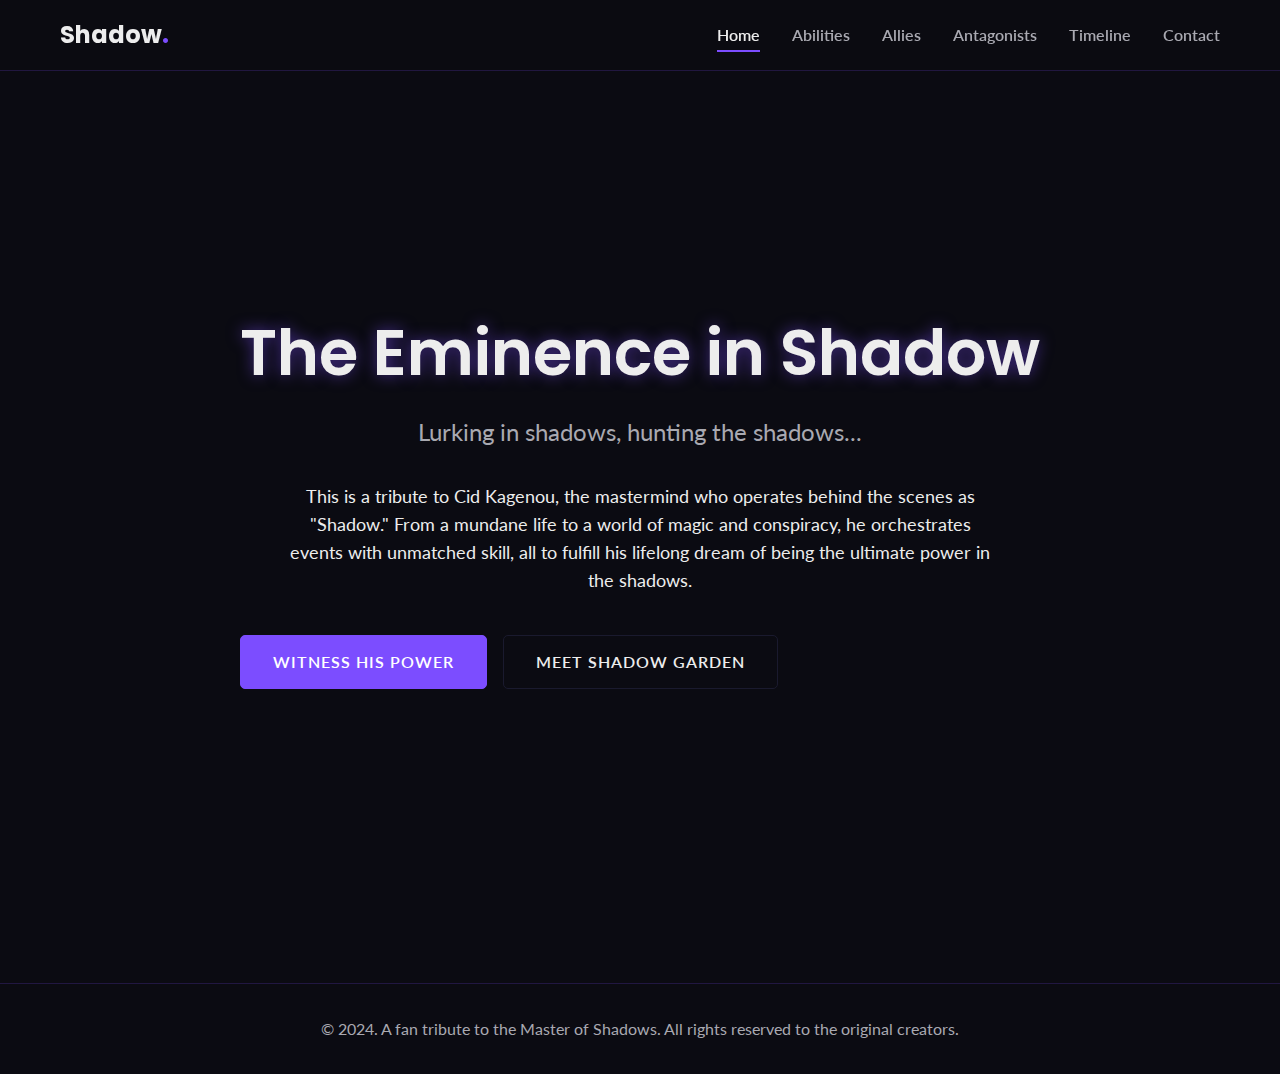
<file: index.html>
<!DOCTYPE html>
<html lang="en">
<head>
    <meta charset="UTF-8">
    <meta name="viewport" content="width=device-width, initial-scale=1.0">
    <title>The Eminence in Shadow | Home</title>
    <link rel="stylesheet" href="css/style.css">
</head>
<body>

    <header class="main-header">
        <div class="container">
            <a href="index.html" class="logo">Shadow<span>.</span></a>
            <nav class="main-nav">
                <ul>
                    <li><a href="index.html">Home</a></li>
                    <li><a href="abilities.html">Abilities</a></li>
                    <li><a href="allies.html">Allies</a></li>
                    <li><a href="antagonists.html">Antagonists</a></li>
                    <li><a href="timeline.html">Timeline</a></li>
                    <li><a href="contact.html">Contact</a></li>
                </ul>
            </nav>
            <button class="menu-toggle">
                <span class="bar"></span>
                <span class="bar"></span>
                <span class="bar"></span>
            </button>
        </div>
    </header>

    <main>
        <section class="hero">
            <div class="container">
                <h1 class="hero-title">The Eminence in Shadow</h1>
                <p class="tagline">Lurking in shadows, hunting the shadows...</p>
                <p class="intro-text">
                    This is a tribute to Cid Kagenou, the mastermind who operates behind the scenes as "Shadow." From a mundane life to a world of magic and conspiracy, he orchestrates events with unmatched skill, all to fulfill his lifelong dream of being the ultimate power in the shadows.
                </p>
                <div class="cta-buttons">
                    <a href="abilities.html" class="btn btn-primary">Witness His Power</a>
                    <a href="allies.html" class="btn btn-secondary">Meet Shadow Garden</a>
                </div>
            </div>
        </section>
    </main>

    <footer class="main-footer">
        <div class="container">
            <p>&copy; 2024. A fan tribute to the Master of Shadows. All rights reserved to the original creators.</p>
        </div>
    </footer>
    
    <script src="js/main.js"></script>
</body>
</html>
</file>
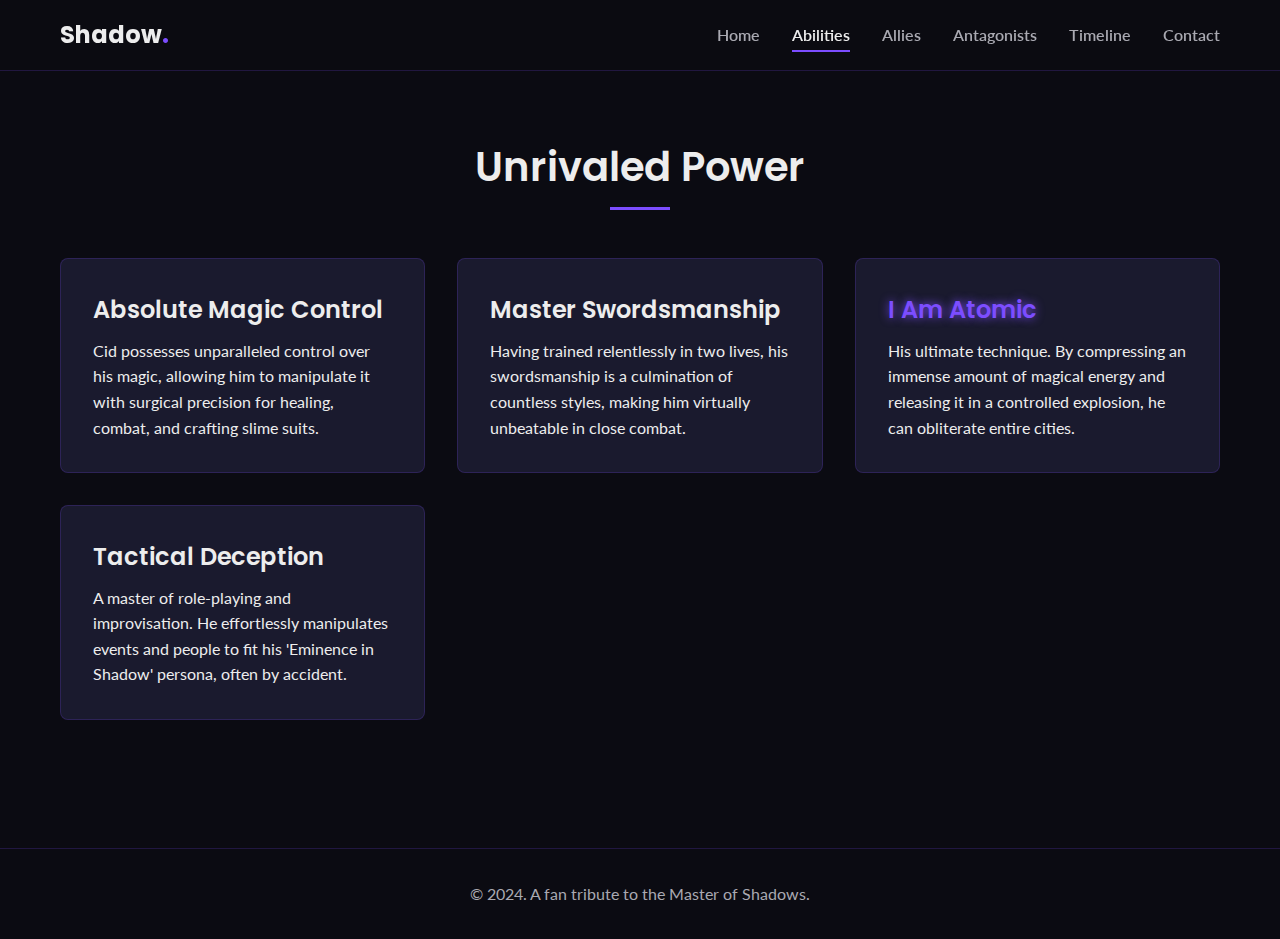
<file: abilities.html>
<!DOCTYPE html>
<html lang="en">
<head>
    <meta charset="UTF-8">
    <meta name="viewport" content="width=device-width, initial-scale=1.0">
    <title>The Eminence in Shadow | Abilities</title>
    <link rel="stylesheet" href="css/style.css">
</head>
<body>

    <header class="main-header">
        <div class="container">
            <a href="index.html" class="logo">Shadow<span>.</span></a>
            <nav class="main-nav">
                <ul>
                    <li><a href="index.html">Home</a></li>
                    <li><a href="abilities.html">Abilities</a></li>
                    <li><a href="allies.html">Allies</a></li>
                    <li><a href="antagonists.html">Antagonists</a></li>
                    <li><a href="timeline.html">Timeline</a></li>
                    <li><a href="contact.html">Contact</a></li>
                </ul>
            </nav>
            <button class="menu-toggle">
                <span class="bar"></span>
                <span class="bar"></span>
                <span class="bar"></span>
            </button>
        </div>
    </header>

    <main>
        <section class="abilities">
            <div class="container">
                <h2 class="section-title">Unrivaled Power</h2>
                <div class="grid-container" id="abilities-grid">
                    <!-- Abilities will be loaded here by JavaScript -->
                    <p>Loading abilities...</p>
                </div>
            </div>
        </section>
    </main>

    <footer class="main-footer">
        <div class="container">
            <p>&copy; 2024. A fan tribute to the Master of Shadows.</p>
        </div>
    </footer>
    
    <script src="js/main.js"></script>
</body>
</html>
</file>
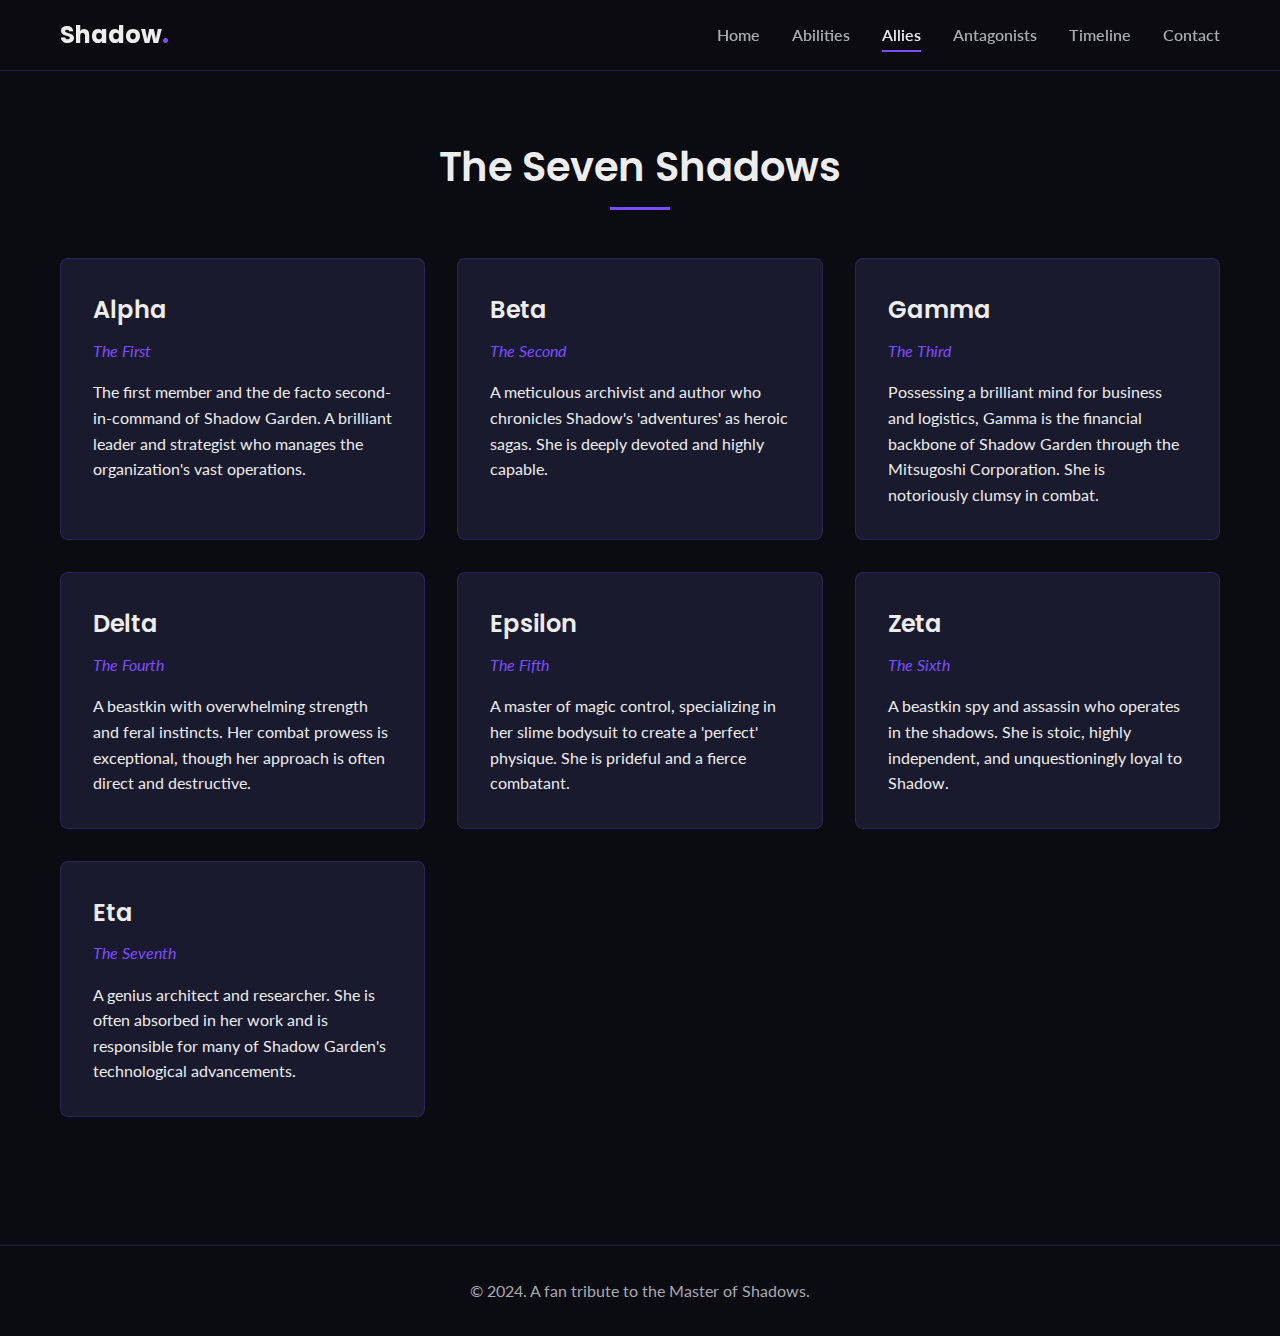
<file: allies.html>
<!DOCTYPE html>
<html lang="en">
<head>
    <meta charset="UTF-8">
    <meta name="viewport" content="width=device-width, initial-scale=1.0">
    <title>The Eminence in Shadow | Allies</title>
    <link rel="stylesheet" href="css/style.css">
</head>
<body>

    <header class="main-header">
        <div class="container">
            <a href="index.html" class="logo">Shadow<span>.</span></a>
            <nav class="main-nav">
                <ul>
                    <li><a href="index.html">Home</a></li>
                    <li><a href="abilities.html">Abilities</a></li>
                    <li><a href="allies.html">Allies</a></li>
                    <li><a href="antagonists.html">Antagonists</a></li>
                    <li><a href="timeline.html">Timeline</a></li>
                    <li><a href="contact.html">Contact</a></li>
                </ul>
            </nav>
            <button class="menu-toggle">
                <span class="bar"></span>
                <span class="bar"></span>
                <span class="bar"></span>
            </button>
        </div>
    </header>

    <main>
        <section class="allies">
            <div class="container">
                <h2 class="section-title">The Seven Shadows</h2>
                <div class="grid-container" id="allies-grid">
                    <!-- Allies will be loaded here by JavaScript -->
                    <p>Loading profiles...</p>
                </div>
            </div>
        </section>
    </main>

    <footer class="main-footer">
        <div class="container">
            <p>&copy; 2024. A fan tribute to the Master of Shadows.</p>
        </div>
    </footer>
    
    <script src="js/main.js"></script>
</body>
</html>
</file>
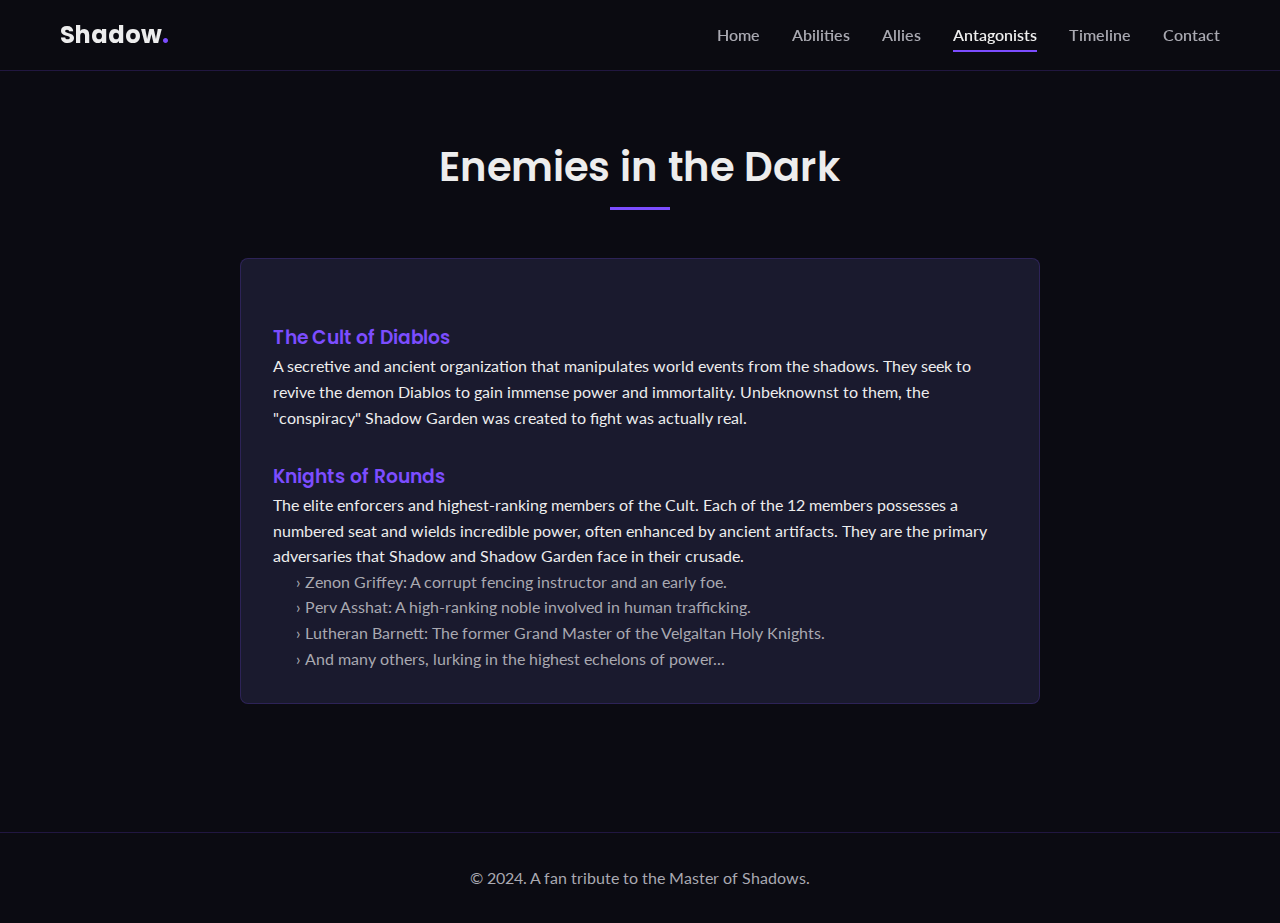
<file: antagonists.html>
<!DOCTYPE html>
<html lang="en">
<head>
    <meta charset="UTF-8">
    <meta name="viewport" content="width=device-width, initial-scale=1.0">
    <title>The Eminence in Shadow | Antagonists</title>
    <link rel="stylesheet" href="css/style.css">
</head>
<body>

    <header class="main-header">
        <div class="container">
            <a href="index.html" class="logo">Shadow<span>.</span></a>
            <nav class="main-nav">
                <ul>
                    <li><a href="index.html">Home</a></li>
                    <li><a href="abilities.html">Abilities</a></li>
                    <li><a href="allies.html">Allies</a></li>
                    <li><a href="antagonists.html">Antagonists</a></li>
                    <li><a href="timeline.html">Timeline</a></li>
                    <li><a href="contact.html">Contact</a></li>
                </ul>
            </nav>
            <button class="menu-toggle">
                <span class="bar"></span>
                <span class="bar"></span>
                <span class="bar"></span>
            </button>
        </div>
    </header>

    <main>
        <section class="antagonists">
            <div class="container">
                <h2 class="section-title">Enemies in the Dark</h2>
                <div class="antagonist-section">
                    <h3>The Cult of Diablos</h3>
                    <p>A secretive and ancient organization that manipulates world events from the shadows. They seek to revive the demon Diablos to gain immense power and immortality. Unbeknownst to them, the "conspiracy" Shadow Garden was created to fight was actually real.</p>
                    
                    <h3>Knights of Rounds</h3>
                    <p>The elite enforcers and highest-ranking members of the Cult. Each of the 12 members possesses a numbered seat and wields incredible power, often enhanced by ancient artifacts. They are the primary adversaries that Shadow and Shadow Garden face in their crusade.</p>
                    <ul>
                        <li>Zenon Griffey: A corrupt fencing instructor and an early foe.</li>
                        <li>Perv Asshat: A high-ranking noble involved in human trafficking.</li>
                        <li>Lutheran Barnett: The former Grand Master of the Velgaltan Holy Knights.</li>
                        <li>And many others, lurking in the highest echelons of power...</li>
                    </ul>
                </div>
            </div>
        </section>
    </main>

    <footer class="main-footer">
        <div class="container">
            <p>&copy; 2024. A fan tribute to the Master of Shadows.</p>
        </div>
    </footer>
    
    <script src="js/main.js"></script>
</body>
</html>
</file>
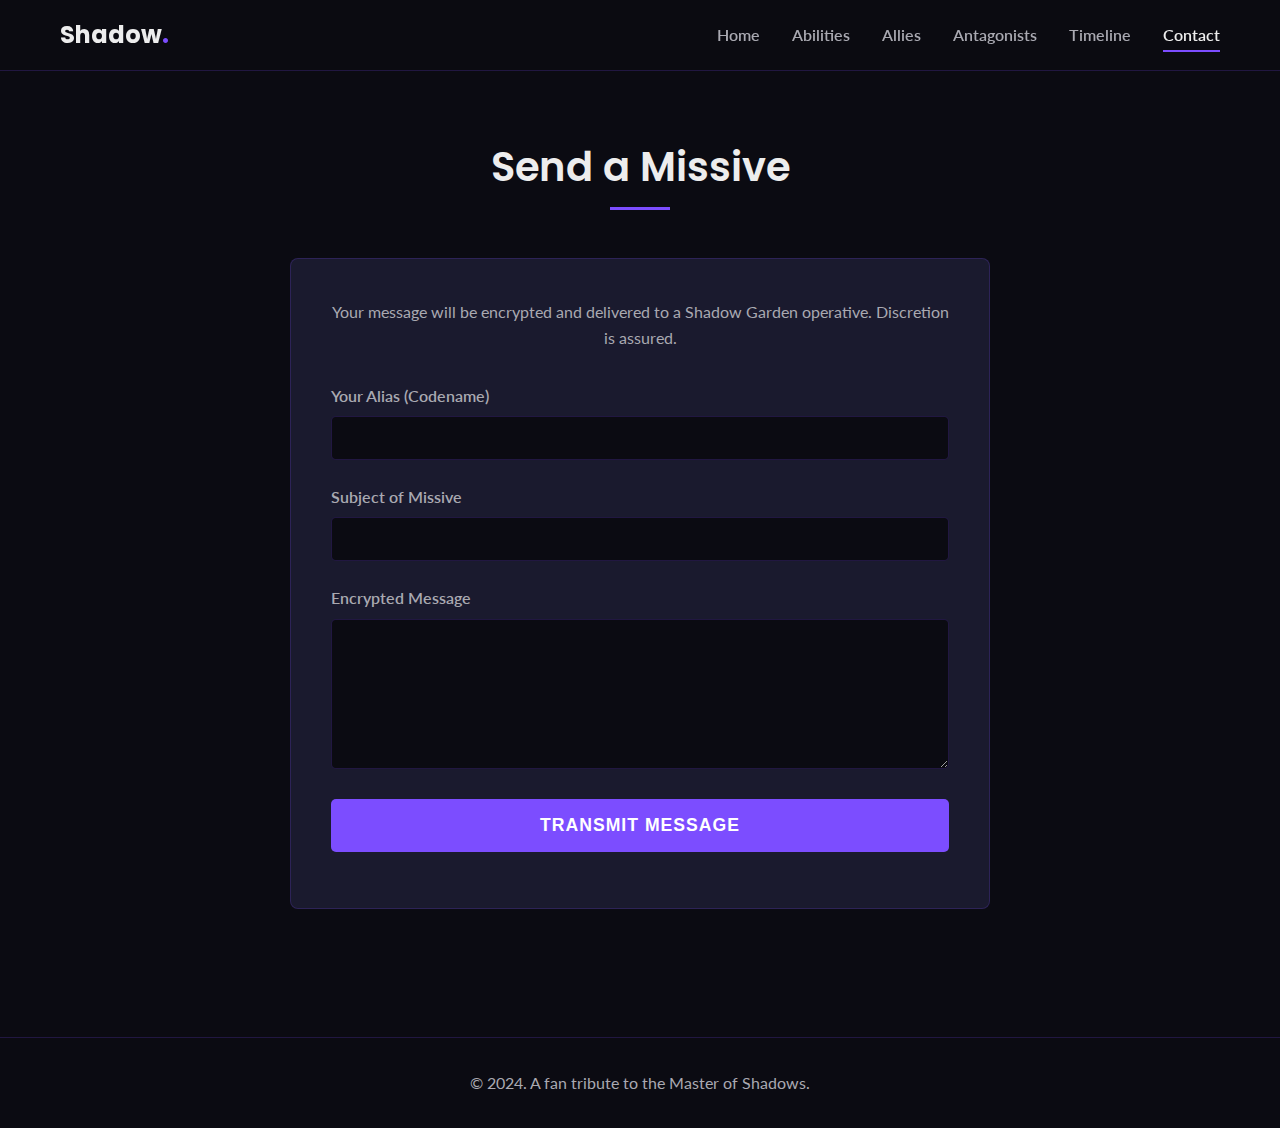
<file: contact.html>
<!DOCTYPE html>
<html lang="en">
<head>
    <meta charset="UTF-8">
    <meta name="viewport" content="width=device-width, initial-scale=1.0">
    <title>The Eminence in Shadow | Contact</title>
    <link rel="stylesheet" href="css/style.css">
</head>
<body>

    <header class="main-header">
        <div class="container">
            <a href="index.html" class="logo">Shadow<span>.</span></a>
            <nav class="main-nav">
                <ul>
                    <li><a href="index.html">Home</a></li>
                    <li><a href="abilities.html">Abilities</a></li>
                    <li><a href="allies.html">Allies</a></li>
                    <li><a href="antagonists.html">Antagonists</a></li>
                    <li><a href="timeline.html">Timeline</a></li>
                    <li><a href="contact.html">Contact</a></li>
                </ul>
            </nav>
            <button class="menu-toggle">
                <span class="bar"></span>
                <span class="bar"></span>
                <span class="bar"></span>
            </button>
        </div>
    </header>

    <main>
        <section class="contact">
            <div class="container">
                <h2 class="section-title">Send a Missive</h2>
                <form id="contact-form" class="contact-form">
                    <p style="text-align:center; color: var(--text-muted); margin-bottom: 2rem;">Your message will be encrypted and delivered to a Shadow Garden operative. Discretion is assured.</p>
                    <div class="form-group">
                        <label for="alias">Your Alias (Codename)</label>
                        <input type="text" id="alias" class="form-control" required>
                    </div>
                    <div class="form-group">
                        <label for="subject">Subject of Missive</label>
                        <input type="text" id="subject" class="form-control" required>
                    </div>
                    <div class="form-group">
                        <label for="message">Encrypted Message</label>
                        <textarea id="message" class="form-control" required></textarea>
                    </div>
                    <button type="submit" class="btn btn-primary submit-btn">Transmit Message</button>
                    <p id="form-response"></p>
                </form>
            </div>
        </section>
    </main>

    <footer class="main-footer">
        <div class="container">
            <p>&copy; 2024. A fan tribute to the Master of Shadows.</p>
        </div>
    </footer>
    
    <script src="js/main.js"></script>
</body>
</html>
</file>
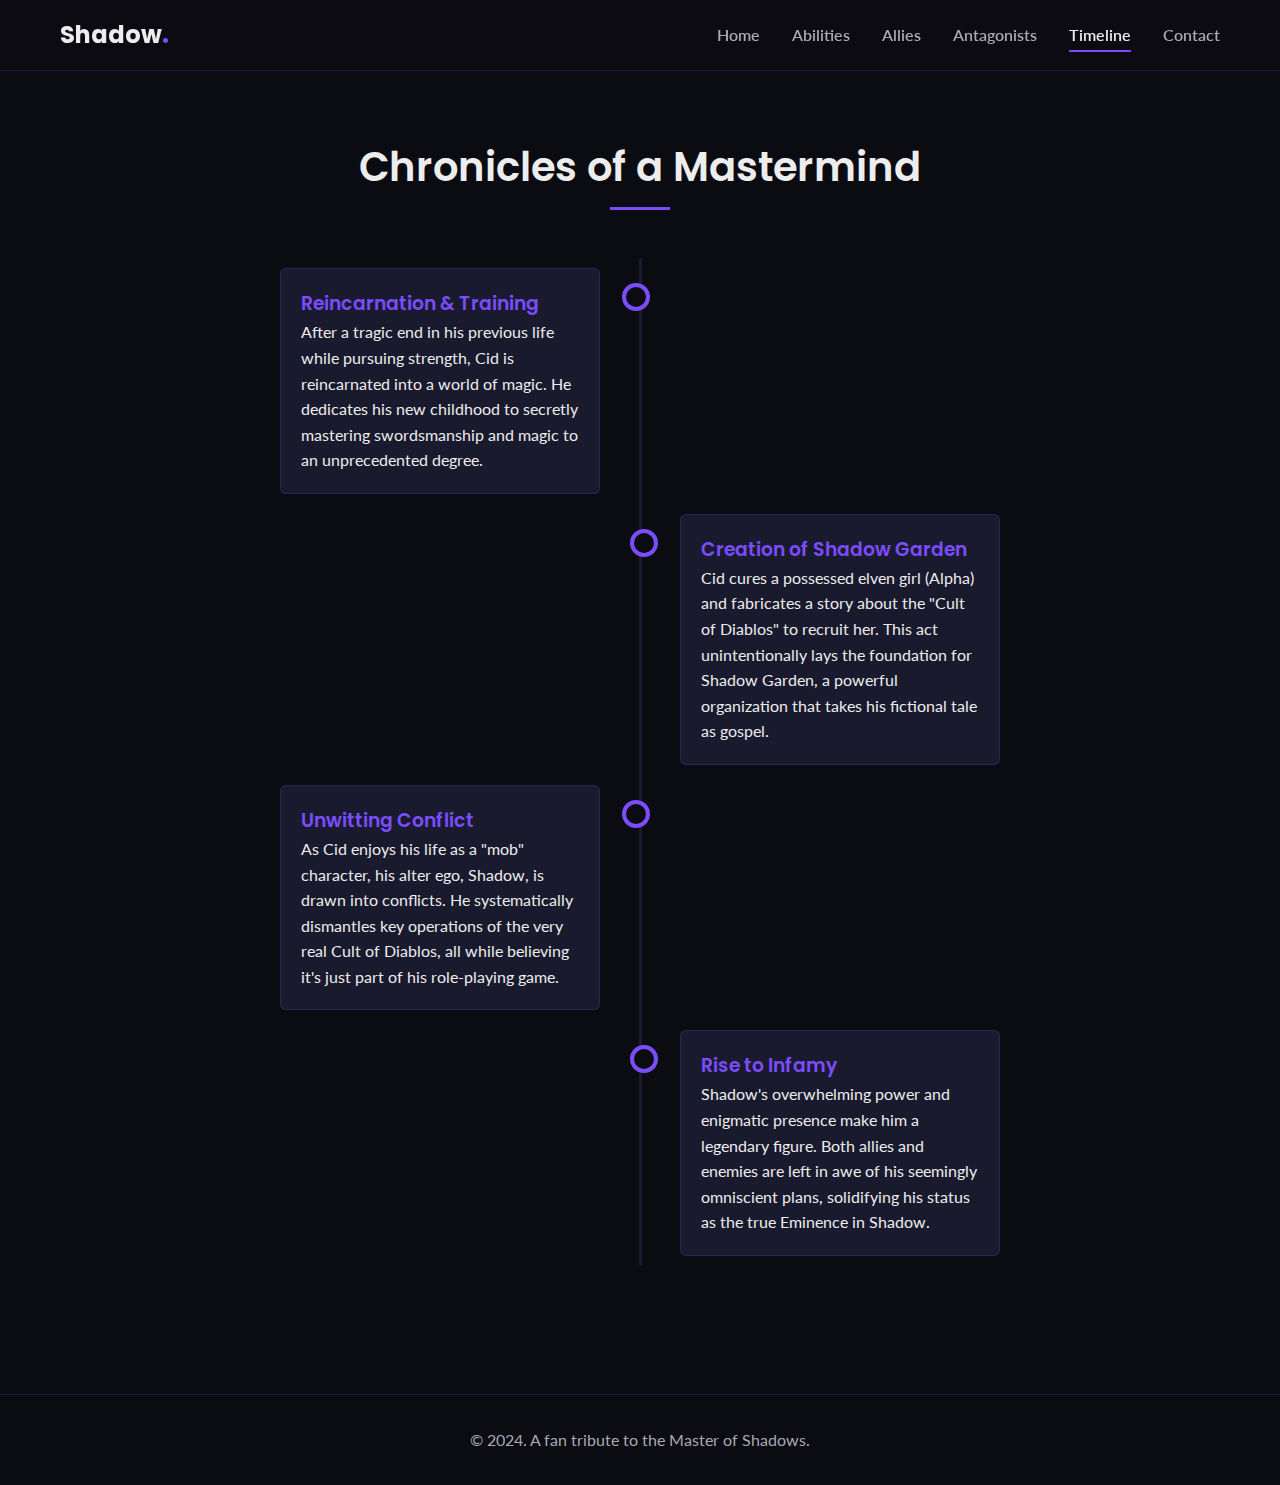
<file: timeline.html>
<!DOCTYPE html>
<html lang="en">
<head>
    <meta charset="UTF-8">
    <meta name="viewport" content="width=device-width, initial-scale=1.0">
    <title>The Eminence in Shadow | Timeline</title>
    <link rel="stylesheet" href="css/style.css">
</head>
<body>

    <header class="main-header">
        <div class="container">
            <a href="index.html" class="logo">Shadow<span>.</span></a>
            <nav class="main-nav">
                <ul>
                    <li><a href="index.html">Home</a></li>
                    <li><a href="abilities.html">Abilities</a></li>
                    <li><a href="allies.html">Allies</a></li>
                    <li><a href="antagonists.html">Antagonists</a></li>
                    <li><a href="timeline.html">Timeline</a></li>
                    <li><a href="contact.html">Contact</a></li>
                </ul>
            </nav>
            <button class="menu-toggle">
                <span class="bar"></span>
                <span class="bar"></span>
                <span class="bar"></span>
            </button>
        </div>
    </header>

    <main>
        <section>
            <div class="container">
                <h2 class="section-title">Chronicles of a Mastermind</h2>
                <div class="timeline">
                    <div class="timeline-item left">
                        <div class="timeline-content">
                            <h3>Reincarnation & Training</h3>
                            <p>After a tragic end in his previous life while pursuing strength, Cid is reincarnated into a world of magic. He dedicates his new childhood to secretly mastering swordsmanship and magic to an unprecedented degree.</p>
                        </div>
                    </div>
                    <div class="timeline-item right">
                        <div class="timeline-content">
                            <h3>Creation of Shadow Garden</h3>
                            <p>Cid cures a possessed elven girl (Alpha) and fabricates a story about the "Cult of Diablos" to recruit her. This act unintentionally lays the foundation for Shadow Garden, a powerful organization that takes his fictional tale as gospel.</p>
                        </div>
                    </div>
                     <div class="timeline-item left">
                        <div class="timeline-content">
                            <h3>Unwitting Conflict</h3>
                            <p>As Cid enjoys his life as a "mob" character, his alter ego, Shadow, is drawn into conflicts. He systematically dismantles key operations of the very real Cult of Diablos, all while believing it's just part of his role-playing game.</p>
                        </div>
                    </div>
                     <div class="timeline-item right">
                        <div class="timeline-content">
                            <h3>Rise to Infamy</h3>
                            <p>Shadow's overwhelming power and enigmatic presence make him a legendary figure. Both allies and enemies are left in awe of his seemingly omniscient plans, solidifying his status as the true Eminence in Shadow.</p>
                        </div>
                    </div>
                </div>
            </div>
        </section>
    </main>

    <footer class="main-footer">
        <div class="container">
            <p>&copy; 2024. A fan tribute to the Master of Shadows.</p>
        </div>
    </footer>
    
    <script src="js/main.js"></script>
</body>
</html>
</file>
<file: css/style.css>
@import url('https://fonts.googleapis.com/css2?family=Poppins:wght@400;600;700&family=Lato:wght@400;700&display=swap');

/* --- CSS Variables and Reset --- */
:root {
  --bg-dark: #0B0B12;
  --surface-muted: #1A1A2E;
  --accent-violet: #7C4DFF;
  --text-light: #EDEDED;
  --text-muted: #a9a9b1;
  --border-color: rgba(124, 77, 255, 0.2);
}

* {
  margin: 0;
  padding: 0;
  box-sizing: border-box;
}

html {
  scroll-behavior: smooth;
}

body {
  font-family: 'Lato', sans-serif;
  background-color: var(--bg-dark);
  color: var(--text-light);
  line-height: 1.6;
}

h1, h2, h3, h4, h5, h6 {
  font-family: 'Poppins', sans-serif;
  color: var(--text-light);
  font-weight: 600;
}

a {
  color: var(--accent-violet);
  text-decoration: none;
  transition: color 0.3s ease;
}

a:hover {
  color: var(--text-light);
}

.container {
  max-width: 1200px;
  margin: 0 auto;
  padding: 0 20px;
}

/* --- Header and Navigation --- */
.main-header {
  background-color: rgba(11, 11, 18, 0.8);
  backdrop-filter: blur(10px);
  padding: 1rem 0;
  position: sticky;
  top: 0;
  z-index: 1000;
  border-bottom: 1px solid var(--border-color);
}

.main-header .container {
  display: flex;
  justify-content: space-between;
  align-items: center;
}

.logo {
  font-family: 'Poppins', sans-serif;
  font-size: 1.5rem;
  font-weight: 700;
  color: var(--text-light);
}

.logo span {
  color: var(--accent-violet);
}

.main-nav ul {
  list-style: none;
  display: flex;
  gap: 2rem;
}

.main-nav a {
  color: var(--text-muted);
  font-weight: 600;
  padding: 0.5rem 0;
  position: relative;
}

.main-nav a::after {
  content: '';
  position: absolute;
  bottom: 0;
  left: 0;
  width: 0;
  height: 2px;
  background-color: var(--accent-violet);
  transition: width 0.3s ease;
}

.main-nav a:hover::after,
.main-nav a.active::after {
  width: 100%;
}

.main-nav a:hover,
.main-nav a.active {
  color: var(--text-light);
}

.menu-toggle {
  display: none;
  cursor: pointer;
  background: none;
  border: none;
  z-index: 1001;
}

.menu-toggle .bar {
  display: block;
  width: 25px;
  height: 3px;
  background-color: var(--text-light);
  margin: 5px auto;
  transition: all 0.3s ease-in-out;
}


/* --- Main Content & Sections --- */
main {
  padding: 4rem 0;
  animation: fadeIn 1s ease-in-out;
}

@keyframes fadeIn {
  from { opacity: 0; transform: translateY(20px); }
  to { opacity: 1; transform: translateY(0); }
}

.section-title {
  text-align: center;
  font-size: 2.5rem;
  margin-bottom: 3rem;
  position: relative;
}

.section-title::after {
  content: '';
  display: block;
  width: 60px;
  height: 3px;
  background-color: var(--accent-violet);
  margin: 0.5rem auto 0;
}

/* --- Hero Section (Homepage) --- */
.hero {
  min-height: 80vh;
  display: flex;
  flex-direction: column;
  justify-content: center;
  align-items: center;
  text-align: center;
  padding: 0 20px;
}

.hero h1 {
  font-size: 4rem;
  margin-bottom: 0.5rem;
  text-shadow: 0 0 15px rgba(124, 77, 255, 0.5);
}

.hero .tagline {
  font-size: 1.5rem;
  color: var(--text-muted);
  margin-bottom: 2rem;
}

.hero .intro-text {
  max-width: 700px;
  margin: 0 auto 2.5rem;
  font-size: 1.1rem;
}

.cta-buttons {
  display: flex;
  gap: 1rem;
}

.btn {
  padding: 0.8rem 2rem;
  border-radius: 5px;
  font-weight: 600;
  transition: all 0.3s ease;
  text-transform: uppercase;
  letter-spacing: 1px;
}

.btn-primary {
  background-color: var(--accent-violet);
  color: #fff;
  border: 1px solid var(--accent-violet);
}

.btn-primary:hover {
  background-color: transparent;
  color: var(--accent-violet);
  transform: translateY(-3px);
  box-shadow: 0 5px 15px rgba(124, 77, 255, 0.2);
}

.btn-secondary {
  background-color: transparent;
  color: var(--text-light);
  border: 1px solid var(--surface-muted);
}

.btn-secondary:hover {
  background-color: var(--surface-muted);
  color: var(--text-light);
  transform: translateY(-3px);
}

/* --- Grid/Card Layouts (Abilities, Allies) --- */
.grid-container {
  display: grid;
  grid-template-columns: repeat(auto-fit, minmax(280px, 1fr));
  gap: 2rem;
}

.card {
  background-color: var(--surface-muted);
  border: 1px solid var(--border-color);
  border-radius: 8px;
  padding: 2rem;
  transition: all 0.3s ease;
  overflow: hidden;
  position: relative;
}

.card:hover {
  transform: translateY(-10px);
  box-shadow: 0 10px 30px rgba(11, 11, 18, 0.8);
  border-color: var(--accent-violet);
}

.card h3 {
  color: var(--text-light);
  margin-bottom: 0.5rem;
  font-size: 1.5rem;
}

.card.atomic h3 {
  color: var(--accent-violet);
  text-shadow: 0 0 10px var(--accent-violet);
}

.ally-card .ally-title {
  color: var(--accent-violet);
  font-style: italic;
  font-weight: 400;
  margin-bottom: 1rem;
}

/* --- Antagonists Page --- */
.antagonist-section {
  max-width: 800px;
  margin: 0 auto;
  background-color: var(--surface-muted);
  padding: 2rem;
  border-radius: 8px;
  border: 1px solid var(--border-color);
}
.antagonist-section h3 {
    margin-top: 2rem;
    color: var(--accent-violet);
}
.antagonist-section ul {
    list-style-type: '› ';
    padding-left: 2rem;
    color: var(--text-muted);
}

/* --- Timeline Page --- */
.timeline {
  position: relative;
  max-width: 800px;
  margin: 0 auto;
}

.timeline::after {
  content: '';
  position: absolute;
  width: 3px;
  background-color: var(--surface-muted);
  top: 0;
  bottom: 0;
  left: 50%;
  margin-left: -1.5px;
}

.timeline-item {
  padding: 10px 40px;
  position: relative;
  width: 50%;
}

.timeline-item::after {
  content: '';
  position: absolute;
  width: 20px;
  height: 20px;
  right: -10px;
  background-color: var(--bg-dark);
  border: 4px solid var(--accent-violet);
  top: 25px;
  border-radius: 50%;
  z-index: 1;
}

.timeline-item.left {
  left: 0;
}

.timeline-item.right {
  left: 50%;
}

.timeline-item.right::after {
  left: -10px;
}

.timeline-content {
  padding: 20px;
  background-color: var(--surface-muted);
  border-radius: 6px;
  border: 1px solid var(--border-color);
}
.timeline-content h3 {
    color: var(--accent-violet);
}

/* --- Contact Page --- */
.contact-form {
  max-width: 700px;
  margin: 0 auto;
  background-color: var(--surface-muted);
  padding: 2.5rem;
  border-radius: 8px;
  border: 1px solid var(--border-color);
}

.form-group {
  margin-bottom: 1.5rem;
}

.form-group label {
  display: block;
  margin-bottom: 0.5rem;
  color: var(--text-muted);
  font-weight: 600;
}

.form-control {
  width: 100%;
  padding: 0.8rem;
  background-color: var(--bg-dark);
  border: 1px solid var(--border-color);
  border-radius: 5px;
  color: var(--text-light);
  font-family: 'Lato', sans-serif;
  transition: border-color 0.3s ease;
}

.form-control:focus {
  outline: none;
  border-color: var(--accent-violet);
  box-shadow: 0 0 10px rgba(124, 77, 255, 0.2);
}

textarea.form-control {
  resize: vertical;
  min-height: 150px;
}

.submit-btn {
  width: 100%;
  background-color: var(--accent-violet);
  color: white;
  border: none;
  cursor: pointer;
  padding: 1rem;
  font-size: 1.1rem;
}
.submit-btn:hover {
    background-color: #6838e8;
}

#form-response {
    text-align: center;
    margin-top: 1rem;
    color: var(--accent-violet);
    font-weight: bold;
}

/* --- Footer --- */
.main-footer {
  text-align: center;
  padding: 2rem 0;
  margin-top: 4rem;
  border-top: 1px solid var(--border-color);
  color: var(--text-muted);
}

/* --- Responsive Design --- */
@media (max-width: 768px) {
  .logo { font-size: 1.2rem; }

  .menu-toggle { display: block; }
  
  .main-nav {
    position: fixed;
    top: 0;
    right: -100%;
    width: 70%;
    height: 100vh;
    background-color: var(--surface-muted);
    transition: right 0.3s ease-in-out;
    padding-top: 5rem;
  }
  
  .main-nav.active {
    right: 0;
  }

  .main-nav ul {
    flex-direction: column;
    align-items: center;
    gap: 1rem;
  }

  .menu-toggle.active .bar:nth-child(2) { opacity: 0; }
  .menu-toggle.active .bar:nth-child(1) { transform: translateY(8px) rotate(45deg); }
  .menu-toggle.active .bar:nth-child(3) { transform: translateY(-8px) rotate(-45deg); }

  .hero h1 { font-size: 2.5rem; }
  .hero .tagline { font-size: 1.2rem; }
  .cta-buttons { flex-direction: column; }
  
  .timeline::after { left: 31px; }
  .timeline-item { width: 100%; padding-left: 70px; padding-right: 25px; }
  .timeline-item.left::after, .timeline-item.right::after { left: 15px; }
  .timeline-item.right { left: 0%; }
}
</file>
